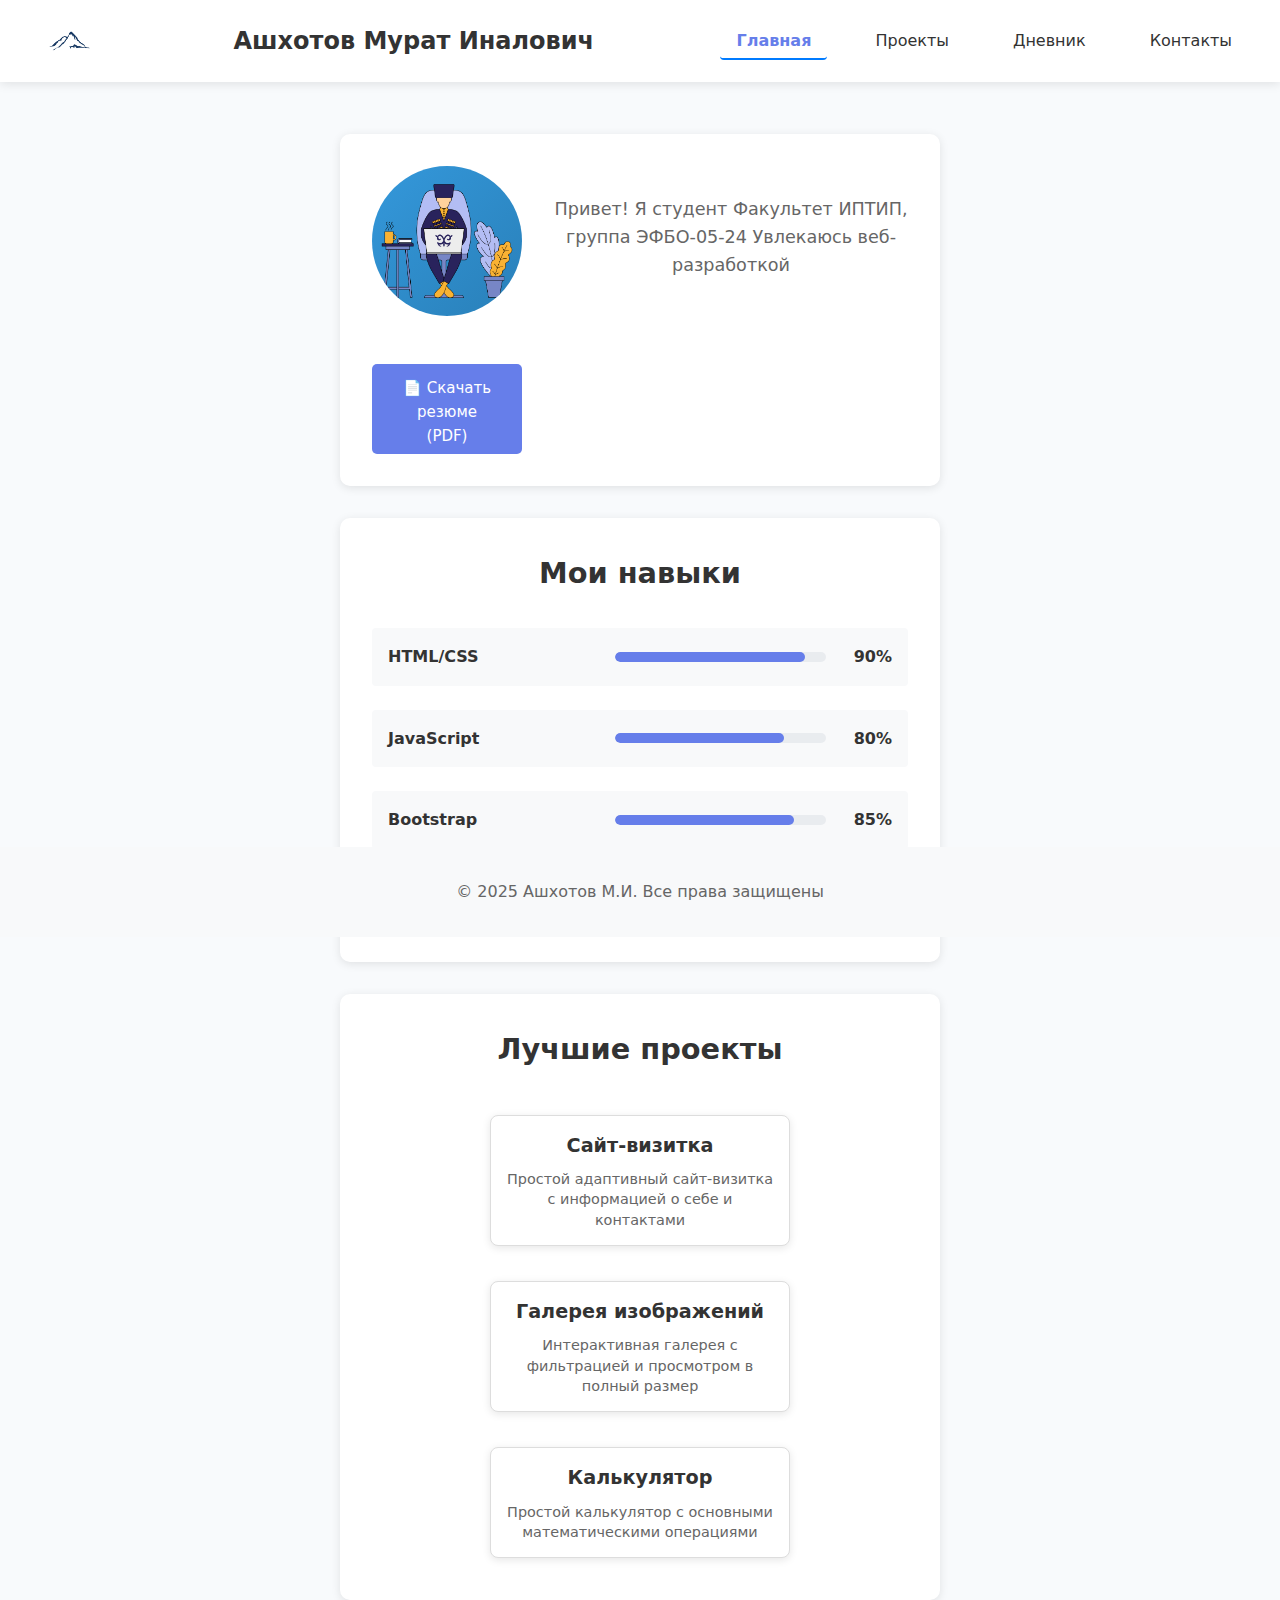
<file: index.html>
<!DOCTYPE html>
<html lang="ru">

<head>
    <meta charset="UTF-8">
    <meta name="viewport" content="width=device-width, initial-scale=1.0">
    <title>Главная страница</title>
    <link rel="stylesheet" href="styles/styles.css">
    <style>
        .modal {
            display: none;
            position: fixed;
            z-index: 1000;
            left: 0;
            top: 0;
            width: 100%;
            height: 100%;
            background-color: rgba(0,0,0,0.5);
        }

        .modal-content {
            background-color: white;
            margin: 10% auto;
            padding: 30px;
            border-radius: 10px;
            width: 80%;
            max-width: 500px;
            box-shadow: 0 4px 20px rgba(0,0,0,0.3);
            position: relative;
        }

        .close {
            position: absolute;
            right: 15px;
            top: 10px;
            font-size: 28px;
            font-weight: bold;
            cursor: pointer;
            color: #333;
        }

        .close:hover {
            color: #667eea;
        }

        .project {
            cursor: pointer;
            transition: all 0.3s ease;
            border-radius: 8px;
            background: white;
            box-shadow: 0 2px 8px rgba(0,0,0,0.1);
            padding: 15px;
            margin: 10px;
            border: 1px solid #ddd;
        }

        .project:hover {
            transform: translateY(-2px);
            box-shadow: 0 4px 12px rgba(0,0,0,0.15);
        }

        .project-title {
            font-size: 1.2rem;
            font-weight: 600;
            margin-bottom: 8px;
            color: #333;
        }

        .project-description {
            color: #666;
            line-height: 1.4;
            font-size: 0.9rem;
        }

        .project-list {
            display: flex;
            flex-wrap: wrap;
            justify-content: center;
            gap: 15px;
            margin-top: 20px;
        }

        .project {
            flex: 1;
            min-width: 250px;
            max-width: 300px;
        }

        /* Основные стили структуры */
        .page-container {
            min-height: 100vh;
            display: flex;
            flex-direction: column;
        }

        .content {
            flex: 1;
            padding: 20px 0;
        }

        .header {
            background: white;
            box-shadow: 0 2px 10px rgba(0,0,0,0.1);
            padding: 1rem 2rem;
            display: flex;
            align-items: center;
            justify-content: space-between;
            flex-wrap: wrap;
            gap: 1rem;
        }

        .logo {
            height: 50px;
            width: auto;
        }

        .StudentName {
            font-size: 1.5rem;
            color: #333;
            margin: 0;
        }

        .nav__list {
            display: flex;
            list-style: none;
            margin: 0;
            padding: 0;
            gap: 2rem;
            flex-wrap: wrap;
        }

        .nav__link {
            text-decoration: none;
            color: #333;
            font-weight: 500;
            transition: color 0.3s ease;
        }

        .nav__link:hover,
        .nav__link[aria-current="page"] {
            color: #667eea;
        }

        .footer {
            background: #f8f9fa;
            padding: 2rem;
            text-align: center;
            margin-top: auto;
        }

        .footer-content {
            max-width: 1200px;
            margin: 0 auto;
        }

        .footer p {
            margin: 0;
            color: #666;
        }

        /* Стили для профиля */
        .profile {
            text-align: center;
            padding: 2rem;
            background: white;
            margin: 2rem auto;
            max-width: 600px;
            border-radius: 10px;
            box-shadow: 0 2px 10px rgba(0,0,0,0.1);
        }

        .profile_photo {
            width: 150px;
            height: 150px;
            border-radius: 50%;
            object-fit: cover;
            margin-bottom: 1rem;
        }

        .about-text {
            font-size: 1.1rem;
            line-height: 1.6;
            color: #666;
            margin-bottom: 1.5rem;
        }

        .download-btn {
            display: inline-block;
            background: #667eea;
            color: white;
            padding: 12px 24px;
            border-radius: 5px;
            text-decoration: none;
            font-weight: 500;
            transition: background 0.3s ease;
        }

        .download-btn:hover {
            background: #5a6fd8;
        }

        /* Стили для навыков */
        .skills {
            padding: 2rem;
            background: white;
            margin: 2rem auto;
            max-width: 800px;
            border-radius: 10px;
            box-shadow: 0 2px 10px rgba(0,0,0,0.1);
        }

        .section-title {
            text-align: center;
            color: #333;
            margin-bottom: 2rem;
            font-size: 1.8rem;
        }

        .skills-progress {
            display: flex;
            flex-direction: column;
            gap: 1.5rem;
        }

        .skill-item {
            display: flex;
            align-items: center;
            gap: 1rem;
        }

        .skill-name {
            min-width: 120px;
            font-weight: 600;
            color: #333;
        }

        .progress-bar {
            flex: 1;
            height: 10px;
            background: #e9ecef;
            border-radius: 5px;
            overflow: hidden;
        }

        .progress-fill {
            height: 100%;
            background: #667eea;
            border-radius: 5px;
            transition: width 0.3s ease;
        }

        .progress-percent {
            min-width: 40px;
            font-weight: 600;
            color: #333;
        }

        /* Стили для проектов */
        .projects {
            padding: 2rem;
            background: white;
            margin: 2rem auto;
            max-width: 1000px;
            border-radius: 10px;
            box-shadow: 0 2px 10px rgba(0,0,0,0.1);
        }
    </style>
</head>

<body class="page-container">
    <header class="header">
        <img class="logo" src="images/logo.webp" alt="логотип">
        <h1 class="StudentName">Ашхотов Мурат Иналович</h1>
        <nav aria-label="Основное меню" id="nav">
            <ul class="nav__list">
                <li class="nav__item">
                    <a href="#home" class="nav__link active" aria-current="page">Главная</a>
                </li>
                <li class="nav__item">
                    <a class="nav__link" href="pages/projects.html">Проекты</a>
                </li>
                <li class="nav__item">
                    <a class="nav__link" href="pages/diary.html">Дневник</a>
                </li>
                <li class="nav__item">
                    <a class="nav__link" href="pages/contacts.html">Контакты</a>
                </li>
            </ul>
        </nav>
    </header>
    <main class="content">
        <section class="profile">
            <img class="profile_photo" src="images/logo.png" alt="фото профиля">
            <p class="about-text">Привет! Я студент
                Факультет ИПТИП, группа ЭФБО-05-24
                Увлекаюсь веб-разработкой
            </p>
            <a href="assets/resume.pdf" class="download-btn" download aria-label="Скачивание резюме">
                📄 Скачать резюме (PDF)
            </a>
        </section>
        <section class="skills">
            <h2 class="section-title">Мои навыки</h2>
            <div class="skills-progress">
                <div class="skill-item">
                    <span class="skill-name">HTML/CSS</span>
                    <div class="progress-bar">
                        <div class="progress-fill" style="width: 90%"></div>
                    </div>
                    <span class="progress-percent">90%</span>
                </div>
                <div class="skill-item">
                    <span class="skill-name">JavaScript</span>
                    <div class="progress-bar">
                        <div class="progress-fill" style="width: 80%"></div>
                    </div>
                    <span class="progress-percent">80%</span>
                </div>
                <div class="skill-item">
                    <span class="skill-name">Bootstrap</span>
                    <div class="progress-bar">
                        <div class="progress-fill" style="width: 85%"></div>
                    </div>
                    <span class="progress-percent">85%</span>
                </div>
                <div class="skill-item">
                    <span class="skill-name">React</span>
                    <div class="progress-bar">
                        <div class="progress-fill" style="width: 60%"></div>
                    </div>
                    <span class="progress-percent">60%</span>
                </div>
            </div>
        </section>
        <section class="projects">
            <h2 class="section-title">Лучшие проекты</h2>
            <div class="project-list">
                <!-- Проект 1 -->
                <div class="project" onclick="openModal('modal1')">
                    <h3 class="project-title">Сайт-визитка</h3>
                    <p class="project-description">Простой адаптивный сайт-визитка с информацией о себе и контактами</p>
                </div>

                <!-- Проект 2 -->
                <div class="project" onclick="openModal('modal2')">
                    <h3 class="project-title">Галерея изображений</h3>
                    <p class="project-description">Интерактивная галерея с фильтрацией и просмотром в полный размер</p>
                </div>

                <!-- Проект 3 -->
                <div class="project" onclick="openModal('modal3')">
                    <h3 class="project-title">Калькулятор</h3>
                    <p class="project-description">Простой калькулятор с основными математическими операциями</p>
                </div>
            </div>
        </section>

    </main>
    <footer class="footer">
        <div class="footer-content">
            <p>© 2025 Ашхотов М.И. Все права защищены</p>
        </div>
    </footer>

    <!-- Модальные окна -->
    <div id="modal1" class="modal">
        <div class="modal-content">
            <span class="close" onclick="closeModal('modal1')">&times;</span>
            <h2>Сайт-визитка</h2>
            <p><strong>Описание:</strong> Простой адаптивный сайт-визитка с информацией о себе, навыками и контактными данными.</p>
            <p><strong>Технологии:</strong> HTML, CSS, JavaScript</p>
            <p><strong>Особенности:</strong></p>
            <ul>
                <li>Адаптивный дизайн</li>
                <li>Чистый и минималистичный интерфейс</li>
                <li>Контактная форма</li>
            </ul>
            <button onclick="window.location.href='pages/projects.html#project1'" style="background:#667eea; color:white; border:none; padding:10px 20px; border-radius:5px; cursor:pointer; margin-top:15px;">Подробнее на странице проектов</button>
        </div>
    </div>

    <div id="modal2" class="modal">
        <div class="modal-content">
            <span class="close" onclick="closeModal('modal2')">&times;</span>
            <h2>Галерея изображений</h2>
            <p><strong>Описание:</strong> Интерактивная галерея изображений с возможностью фильтрации по категориям и просмотром в полном размере.</p>
            <p><strong>Технологии:</strong> HTML, CSS, JavaScript</p>
            <p><strong>Функциональность:</strong></p>
            <ul>
                <li>Фильтрация изображений</li>
                <li>Просмотр в модальном окне</li>
                <li>Адаптивная сетка</li>
            </ul>
            <button onclick="window.location.href='pages/projects.html#project2'" style="background:#667eea; color:white; border:none; padding:10px 20px; border-radius:5px; cursor:pointer; margin-top:15px;">Подробнее на странице проектов</button>
        </div>
    </div>

    <div id="modal3" class="modal">
        <div class="modal-content">
            <span class="close" onclick="closeModal('modal3')">&times;</span>
            <h2>Калькулятор</h2>
            <p><strong>Описание:</strong> Простой калькулятор с основными математическими операциями: сложение, вычитание, умножение, деление.</p>
            <p><strong>Технологии:</strong> HTML, CSS, JavaScript</p>
            <p><strong>Возможности:</strong></p>
            <ul>
                <li>Основные математические операции</li>
                <li>Красивый интерфейс</li>
                <li>Обработка ошибок</li>
            </ul>
            <button onclick="window.location.href='pages/projects.html#project3'" style="background:#667eea; color:white; border:none; padding:10px 20px; border-radius:5px; cursor:pointer; margin-top:15px;">Подробнее на странице проектов</button>
        </div>
    </div>

    <script>
        // Функции для модальных окон
        function openModal(modalId) {
            document.getElementById(modalId).style.display = 'block';
        }

        function closeModal(modalId) {
            document.getElementById(modalId).style.display = 'none';
        }

        // Закрытие модального окна при клике вне его
        window.onclick = function(event) {
            var modals = document.getElementsByClassName('modal');
            for (var i = 0; i < modals.length; i++) {
                if (event.target == modals[i]) {
                    modals[i].style.display = 'none';
                }
            }
        }

        // Закрытие по ESC
        document.addEventListener('keydown', function(event) {
            if (event.key === 'Escape') {
                var modals = document.getElementsByClassName('modal');
                for (var i = 0; i < modals.length; i++) {
                    modals[i].style.display = 'none';
                }
            }
        });
    </script>
</body>

</html>
</file>
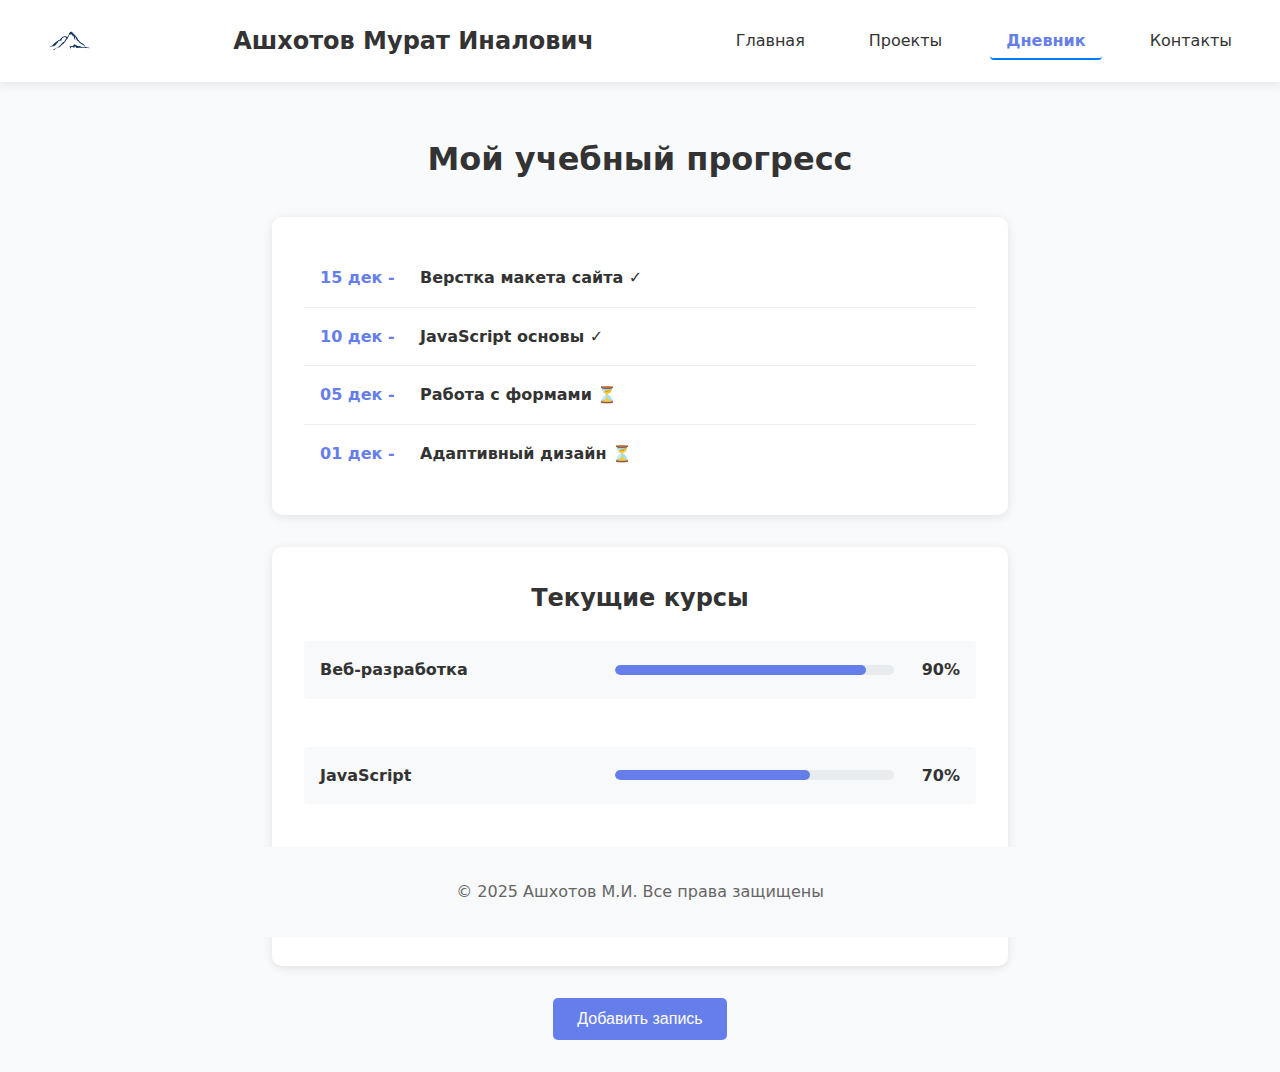
<file: pages/diary.html>
<!DOCTYPE html>
<html lang="ru">

<head>
    <meta charset="UTF-8">
    <meta name="viewport" content="width=device-width, initial-scale=1.0">
    <title>Дневник</title>
    <link rel="stylesheet" href="../styles/styles.css">
    <style>
        /* Основные стили структуры */
        .page-container {
            min-height: 100vh;
            display: flex;
            flex-direction: column;
        }

        .content {
            flex: 1;
            padding: 20px 0;
        }

        .header {
            background: white;
            box-shadow: 0 2px 10px rgba(0,0,0,0.1);
            padding: 1rem 2rem;
            display: flex;
            align-items: center;
            justify-content: space-between;
            flex-wrap: wrap;
            gap: 1rem;
        }

        .logo {
            height: 50px;
            width: auto;
        }

        .StudentName {
            font-size: 1.5rem;
            color: #333;
            margin: 0;
        }

        .nav__list {
            display: flex;
            list-style: none;
            margin: 0;
            padding: 0;
            gap: 2rem;
            flex-wrap: wrap;
        }

        .nav__link {
            text-decoration: none;
            color: #333;
            font-weight: 500;
            transition: color 0.3s ease;
        }

        .nav__link:hover,
        .nav__link[aria-current="page"] {
            color: #667eea;
        }

        .footer {
            background: #f8f9fa;
            padding: 2rem;
            text-align: center;
            margin-top: auto;
        }

        .footer-content {
            max-width: 1200px;
            margin: 0 auto;
        }

        .footer p {
            margin: 0;
            color: #666;
        }

        /* Стили для страницы дневника */
        .diary-page {
            max-width: 800px;
            margin: 0 auto;
            padding: 2rem;
        }

        .diary-page h1 {
            text-align: center;
            color: #333;
            margin-bottom: 2rem;
            font-size: 2rem;
        }

        .progress-list {
            background: white;
            padding: 2rem;
            border-radius: 10px;
            box-shadow: 0 2px 10px rgba(0,0,0,0.1);
            margin-bottom: 2rem;
        }

        .progress-item {
            padding: 1rem;
            border-bottom: 1px solid #eee;
            display: flex;
            align-items: center;
        }

        .progress-item:last-child {
            border-bottom: none;
        }

        .date {
            font-weight: 600;
            color: #667eea;
            min-width: 100px;
        }

        .task {
            color: #333;
        }

        .current-courses {
            background: white;
            padding: 2rem;
            border-radius: 10px;
            box-shadow: 0 2px 10px rgba(0,0,0,0.1);
            margin-bottom: 2rem;
        }

        .current-courses h2 {
            color: #333;
            margin-bottom: 1.5rem;
            text-align: center;
        }

        .course-progress {
            display: flex;
            flex-direction: column;
            gap: 1.5rem;
        }

        .course-item {
            display: flex;
            align-items: center;
            gap: 1rem;
        }

        .course-name {
            min-width: 150px;
            font-weight: 600;
            color: #333;
        }

        .progress-bar {
            flex: 1;
            height: 10px;
            background: #e9ecef;
            border-radius: 5px;
            overflow: hidden;
        }

        .progress-fill {
            height: 100%;
            background: #667eea;
            border-radius: 5px;
        }

        .progress-percent {
            min-width: 40px;
            font-weight: 600;
            color: #333;
        }

        .add-entry-btn {
            background: #667eea;
            color: white;
            border: none;
            padding: 12px 24px;
            border-radius: 5px;
            cursor: pointer;
            font-size: 1rem;
            transition: background 0.3s ease;
            display: block;
            margin: 0 auto;
        }

        .add-entry-btn:hover {
            background: #5a6fd8;
        }

        /* Модальное окно */
        .modal {
            display: none;
            position: fixed;
            z-index: 1000;
            left: 0;
            top: 0;
            width: 100%;
            height: 100%;
            background-color: rgba(0,0,0,0.5);
        }

        .modal-content {
            background-color: white;
            margin: 10% auto;
            padding: 30px;
            border-radius: 10px;
            width: 90%;
            max-width: 500px;
            box-shadow: 0 4px 20px rgba(0,0,0,0.3);
            position: relative;
        }

        .close {
            position: absolute;
            right: 15px;
            top: 10px;
            font-size: 28px;
            font-weight: bold;
            cursor: pointer;
            color: #333;
        }

        .close:hover {
            color: #667eea;
        }

        .form-group {
            margin-bottom: 20px;
        }

        .form-group label {
            display: block;
            margin-bottom: 5px;
            font-weight: 600;
            color: #333;
        }

        .form-group input,
        .form-group textarea,
        .form-group select {
            width: 100%;
            padding: 10px;
            border: 1px solid #ddd;
            border-radius: 5px;
            font-size: 1rem;
        }

        .form-group textarea {
            resize: vertical;
            min-height: 100px;
        }

        .submit-btn {
            background: #667eea;
            color: white;
            border: none;
            padding: 12px 24px;
            border-radius: 5px;
            cursor: pointer;
            font-size: 1rem;
            transition: background 0.3s ease;
            width: 100%;
        }

        .submit-btn:hover {
            background: #5a6fd8;
        }
    </style>
</head>

<body class="page-container">
    <header class="header">
        <img class="logo" src="../images/logo.webp" alt="логотип">
        <h1 class="StudentName">Ашхотов Мурат Иналович</h1>
        <nav aria-label="Основное меню">
            <ul class="nav__list">
                <li class="nav__item">
                    <a class="nav__link" href="../index.html">Главная</a>
                </li>
                <li class="nav__item">
                    <a class="nav__link" href="projects.html">Проекты</a>
                </li>
                <li class="nav__item">
                    <a class="nav__link" href="diary.html" aria-current="page">Дневник</a>
                </li>
                <li class="nav__item">
                    <a class="nav__link" href="contacts.html">Контакты</a>
                </li>
            </ul>
        </nav>
    </header>

    <main class="content">
        <section class="diary-page">
            <h1>Мой учебный прогресс</h1>

            <div class="progress-list">
                <div class="progress-item">
                    <span class="date">15 дек - </span>
                    <span class="task">Верстка макета сайта ✓</span>
                </div>
                <div class="progress-item">
                    <span class="date">10 дек - </span>
                    <span class="task">JavaScript основы ✓</span>
                </div>
                <div class="progress-item">
                    <span class="date">05 дек - </span>
                    <span class="task">Работа с формами ⏳</span>
                </div>
                <div class="progress-item">
                    <span class="date">01 дек - </span>
                    <span class="task">Адаптивный дизайн ⏳</span>
                </div>
            </div>

            <div class="current-courses">
                <h2>Текущие курсы</h2>
                <div class="course-progress">
                    <div class="course-item">
                        <span class="course-name">Веб-разработка</span>
                        <div class="progress-bar">
                            <div class="progress-fill" style="width: 90%"></div>
                        </div>
                        <span class="progress-percent">90%</span>
                    </div>
                    <div class="course-item">
                        <span class="course-name">JavaScript</span>
                        <div class="progress-bar">
                            <div class="progress-fill" style="width: 70%"></div>
                        </div>
                        <span class="progress-percent">70%</span>
                    </div>
                    <div class="course-item">
                        <span class="course-name">React</span>
                        <div class="progress-bar">
                            <div class="progress-fill" style="width: 50%"></div>
                        </div>
                        <span class="progress-percent">50%</span>
                    </div>
                </div>
            </div>

            <button class="add-entry-btn" onclick="openAddEntryModal()" aria-label="Добавить новую запись">Добавить запись</button>
        </section>
    </main>

    <!-- Модальное окно для добавления записи -->
    <div id="add-entry-modal" class="modal">
        <div class="modal-content">
            <span class="close" onclick="closeModal('add-entry-modal')">&times;</span>
            <h2>Добавить новую запись</h2>
            <form id="entry-form" onsubmit="handleEntrySubmit(event)">
                <div class="form-group">
                    <label for="entry-date">Дата:</label>
                    <input type="date" id="entry-date" name="entry-date" required>
                </div>
                <div class="form-group">
                    <label for="entry-task">Задача:</label>
                    <input type="text" id="entry-task" name="entry-task" placeholder="Опишите выполненную задачу" required>
                </div>
                <div class="form-group">
                    <label for="entry-status">Статус:</label>
                    <select id="entry-status" name="entry-status" required>
                        <option value="completed">✓ Выполнено</option>
                        <option value="in-progress">⏳ В процессе</option>
                        <option value="planned">📅 Запланировано</option>
                    </select>
                </div>
                <div class="form-group">
                    <label for="entry-notes">Заметки:</label>
                    <textarea id="entry-notes" name="entry-notes" placeholder="Дополнительные заметки..."></textarea>
                </div>
                <button type="submit" class="submit-btn">Добавить запись</button>
            </form>
        </div>
    </div>

    <footer class="footer">
        <div class="footer-content">
            <p>© 2025 Ашхотов М.И. Все права защищены</p>
        </div>
    </footer>

    <script>
        // Функции для модального окна
        function openAddEntryModal() {
            document.getElementById('add-entry-modal').style.display = 'block';
            // Устанавливаем сегодняшнюю дату по умолчанию
            document.getElementById('entry-date').valueAsDate = new Date();
        }

        function closeModal(modalId) {
            document.getElementById(modalId).style.display = 'none';
        }

        function handleEntrySubmit(event) {
            event.preventDefault();
            
            const formData = new FormData(event.target);
            const date = formData.get('entry-date');
            const task = formData.get('entry-task');
            const status = formData.get('entry-status');
            const notes = formData.get('entry-notes');

            // Создаем новую запись
            addNewEntry(date, task, status, notes);
            
            // Закрываем модальное окно
            closeModal('add-entry-modal');
            
            // Очищаем форму
            event.target.reset();
            
            // Показываем уведомление
            alert('Запись успешно добавлена!');
        }

        function addNewEntry(date, task, status, notes) {
            const progressList = document.querySelector('.progress-list');
            const newEntry = document.createElement('div');
            newEntry.className = 'progress-item';
            
            // Форматируем дату
            const formattedDate = new Date(date).toLocaleDateString('ru-RU', {
                day: 'numeric',
                month: 'short'
            });
            
            // Выбираем символ статуса
            let statusSymbol = '✓';
            if (status === 'in-progress') statusSymbol = '⏳';
            if (status === 'planned') statusSymbol = '📅';
            
            newEntry.innerHTML = `
                <span class="date">${formattedDate} - </span>
                <span class="task">${task} ${statusSymbol}</span>
            `;
            
            // Добавляем в начало списка
            progressList.insertBefore(newEntry, progressList.firstChild);
        }

        // Закрытие модального окна при клике вне его
        window.onclick = function(event) {
            const modals = document.getElementsByClassName('modal');
            for (let i = 0; i < modals.length; i++) {
                if (event.target == modals[i]) {
                    modals[i].style.display = 'none';
                }
            }
        }

        // Закрытие по ESC
        document.addEventListener('keydown', function(event) {
            if (event.key === 'Escape') {
                const modals = document.getElementsByClassName('modal');
                for (let i = 0; i < modals.length; i++) {
                    modals[i].style.display = 'none';
                }
            }
        });
    </script>
</body>

</html>
</file>
<file: styles/styles.css>
* {
    margin: 0;
    padding: 0;
    box-sizing: border-box;
}

html {
    scroll-behavior: smooth;
}

:root {
    color-scheme: light dark;
}

html,
body {
    height: 100%;
}

body {
    margin: 0;
    font: 16px/1.6 system-ui, -apple-system, "Segoe UI", Roboto, Arial, sansserif;
    background: #f8fafc;
    color: #0b1020;
}

.page {
    min-height: 100vh;
    /* фолбэк для старых браузеров (может не учитывать
панели на мобилках) */
    min-height: 100svh;
    /* стабильный минимум: высота экрана с панелями
(всегда влезет) */
    min-height: 100dvh;
    /* на новых браузерах — актуальная видимая высота,
обновляется при скролле */
    display: flex;
    flex-direction: column;
}

main {
    flex: 1;
    padding-inline: clamp(.75rem, .5rem + 1vw, 2rem);
}

.logo {
    width: 75px;
    height: 75px;
    border-radius: 50%;
    background: linear-gradient(135deg, #3498db, #2980b9);
    display: flex;
    align-items: center;
    justify-content: center;
    color: white;
    font-size: 2rem;
    object-fit: cover;
    object-position: center;
}

.header {
    background-color: #2c3e50;
    color: white;
    padding: 1.5rem 2rem;
    display: flex;
    justify-content: space-between;
    align-items: center;
}

.header p:first-child {
    font-size: 24px;
    font-weight: bold;
    color: #ecf0f1;
}

.StudentName {
    font-size: 24px;
    text-align: center;
    color: #ecf0f1;
}

.skip-link {
    position: fixed;
    bottom: 2rem;
    right: 0.5rem;
    top: auto;
    z-index: 10000;
    padding: .5rem .75rem;
    background: black;
    color: #ecf0f1;
    border-radius: 50%;
    text-decoration: none;
    inset-inline-start: auto;
    inset-block-start: auto;
}

.nav__link.active {
    color: #007bff;
    font-weight: bold;
    border-bottom: 2px solid #007bff;
}

.nav__link[aria-current="page"] {
    color: #007bff;
    font-weight: bold;
    border-bottom: 2px solid #007bff;
}

.skip-link:focus,
.skip-link:focus-visible {
    top: auto;
    bottom: 2rem;
}

:focus-visible {
    outline: 3px solid #2563eb;
    outline-offset: 2px;
}


button,
input,
textarea {
    outline-offset: 2px;
}

.nav {
    position: sticky;
    top: 0;
    /* Прибавки для вырезов/жестовых панелей — только где они есть */
    padding-block-start: calc(.75rem + env(safe-area-inset-top));
    padding-block-end: .75rem;
    padding-inline-start: calc(var(--space-md, 1rem) + env(safe-area-insetleft));
    padding-inline-end: calc(var(--space-md, 1rem) + env(safe-area-insetright));
    color: #fff;
    z-index: 100;
    isolation: isolate;
}

.nav__list {
    list-style: none;
    display: flex;
    gap: 2rem;
}

.nav__link {
    color: #ecf0f1;
    text-decoration: none;
    padding: 0.5rem 1rem;
    border-radius: 4px;
    transition: background-color 0.3s ease;
}

.nav__link:hover {
    background-color: #34495e;
}

.content {
    max-width: 1000px;
    margin: 0 auto;
    padding: 2rem;
    justify-content: center;
    min-height: 85vh;
}

.profile {
    display: grid;
    grid-template-columns: 150px 1fr;
    gap: 2rem;
    align-items: center;
    padding: 2rem;
    background-color: white;
    border-radius: 8px;
    box-shadow: 0 2px 10px rgba(0, 0, 0, 0.1);
    margin-bottom: 2rem;
}

.profile_photo {
    width: 150px;
    height: 150px;
    border-radius: 50%;
    background: linear-gradient(135deg, #3498db, #2980b9);
    display: flex;
    align-items: center;
    justify-content: center;
    color: white;
    font-size: 2rem;
    object-fit: cover;
    object-position: center;
}

.about-text {
    font-size: 24px;
    line-height: 1.8;
    margin-bottom: 1rem;
    color: #555;
}

.download-btn {
    display: inline-flex;
    align-items: center;
    gap: 0.5rem;
    background-color: black;
    color: white;
    padding: 0.8rem 1.5rem;
    border-radius: 4px;
    text-decoration: none;
    font-weight: 500;
    cursor: pointer;
    transition: all 0.3s ease;
    border: none;
    width: 150px;
    height: 90px;
    font-size: 15px;
}

.download-btn:hover {
    background-color: #2980b9;
    transform: translateY(-2px);
    box-shadow: 0 4px 8px rgba(0, 0, 0, 0.2);
}

.skills {
    padding: 2rem;
    background-color: white;
    border-radius: 8px;
    box-shadow: 0 2px 10px rgba(0, 0, 0, 0.1);
    margin-bottom: 2rem;
}

.section-title {
    font-size: clamp(1.5rem, 1.1rem + 2vw, 2rem);
    margin-bottom: 1.5rem;
    text-align: center;
    color: #2c3e50;
}

.skills-progress {
    display: flex;
    flex-direction: column;
    gap: 1.5rem;
}

.skill-item {
    display: flex;
    align-items: center;
    gap: 1rem;
    padding: 1rem;
    background-color: #f8f9fa;
    border-radius: 4px;
}

.skill-name {
    flex: 1;
    font-weight: 500;
    color: #2c3e50;
}

.progress-bar {
    flex: 2;
    height: 8px;
    background-color: #ecf0f1;
    border-radius: 4px;
    overflow: hidden;
}

.progress-fill {
    height: 100%;
    background: linear-gradient(135deg, #3498db, #2980b9);
    border-radius: 4px;
    transition: width 0.5s ease;
}

.progress-percent {
    flex: 0 0 50px;
    text-align: right;
    font-weight: bold;
    color: #2c3e50;
}

.projects {
    padding: 2rem;
    background-color: white;
    border-radius: 8px;
    box-shadow: 0 2px 10px rgba(0, 0, 0, 0.1);
    margin-bottom: 2rem;
}

.project-list {
    display: grid;
    grid-template-columns: repeat(auto-fit, minmax(18rem, 1fr));
    gap: var(--space-lg, 1.5rem);
}

/* Прогрессивное улучшение: только если CQ поддерживаются */
@supports (container-type: inline-size) {
    .projects {
        /* Делаем область контейнером для CQ */
        container-type: inline-size;
        /* реагируем на ширину
(inline) */
        container-name: projects;
        /* по имени удобнее
таргетировать */
    }

    /* Когда КОНТЕЙНЕР шире 640px — 2 колонки */
    @container projects (min-width: 640px) {
        .projects-list {
            grid-template-columns: repeat(2, 1fr);
        }
    }

    /* Когда шире 960px — 3 колонки */
    @container projects (min-width: 960px) {
        .projects-list {
            grid-template-columns: repeat(3, 1fr);
        }
    }
}

.project {
    background: linear-gradient(135deg, #3498db, #2980b9);
    color: white;
    padding: 2rem 1rem;
    text-align: center;
    font-weight: 500;
    cursor: pointer;
    transition: transform 0.3s ease;
    border-radius: 6px;
    min-height: 100px;
    min-width: 0;
}

.project:hover {
    transform: translateY(-3px);
    box-shadow: 0 4px 8px rgba(0, 0, 0, 0.2);
}

.footer {
    background-color: #2c3e50;
    color: white;
    text-align: center;
    padding: 1.5rem;
    margin-top: auto;
    padding-bottom: calc(1rem + env(safe-area-inset-bottom));
}

.footer-content p {
    margin: 0;
    color: #bdc3c7;
}

@media (max-width: 768px) {
    .header {
        flex-direction: column;
        gap: 1rem;
        text-align: center;
    }

    .nav__list {
        gap: 1rem;
        flex-direction: column;
        font-size: 24px;
    }

    .profile {
        grid-template-columns: 1fr;
        text-align: center;
    }

    .profile_photo {
        margin: 0 auto;
    }

    .skills-list,
    .project-list {
        grid-template-columns: 1fr;
    }
}

.projects-header {
    display: flex;
    gap: 10rem;
    justify-content: space-between;
    margin-bottom: 20px;
}

.filter-buttons {
    display: inline-flex;
    gap: 0.5rem;
}

.filter-btn {
    background-color: #34495e;
    border-radius: 5px;
    font-size: 18px;
    color: #ecf0f1;
    min-width: 70px;
    cursor: pointer;
}

.filter-btn:hover {
    transform: translateY(-2px);
    box-shadow: 0 4px 8px rgba(0, 0, 0, 0.9);
}


.projects-grid {
    display: grid;
    /* включаем CSS Grid */
    grid-template-columns: repeat(auto-fit, minmax(22rem, 1fr));
    gap: var(--space-lg, 1.5rem);
    justify-content: center;
}

.project-card {
    display: flex;
    justify-content: center;
    align-items: center;
    padding: 1rem;
    text-align: center;
    font-weight: 500;
    border-radius: 4px;
    transition: transform 0.2s ease;
    color: #f8f9fa;
    background-color: #34495e;
    min-height: 400px;
}

.project-card:hover {
    transform: translateY(-3px);
    box-shadow: 0 4px 8px rgba(0, 0, 0, 0.2);
}

.projects-page {
    margin: 0 auto;
    width: 1000px;
    justify-content: center;
}

.diary-page {
    margin: 0 auto;
    width: 1000px;

}

.progress-list {
    border-radius: 4px;
    background-color: #34495e;
    color: #f8f9fa;
    padding: 1rem;
}

.progress-item {
    text-align: left;
    display: block;
    padding: 0.8rem 1rem;
    font-weight: bold;
}

.diary-page h1,
.diary-page h2 {
    text-align: center;
    margin-bottom: 1.5rem;
}

.contacts-page {
    width: 1000px;
    margin: 0 auto;
    padding: 2rem;
}

.contacts-page h1 {
    text-align: center;
    margin-bottom: 2rem;
    color: #2c3e50;
}

.contact-form {
    background-color: white;
    padding: 2rem;
    border-radius: 8px;
    box-shadow: 0 2px 10px rgba(0, 0, 0, 0.1);
    margin-bottom: 2rem;
}

.form-group {
    margin-bottom: 1.5rem;
}

.form-group label {
    display: block;
    margin-bottom: 0.5rem;
    font-weight: 500;
    color: #2c3e50;
}

.form-group input,
.form-group textarea {
    width: 100%;
    padding: 0.8rem;
    border: 1px solid #bdc3c7;
    border-radius: 4px;
    font-size: 1rem;
    transition: border-color 0.3s ease;
}

.form-group input:focus,
.form-group textarea:focus {
    outline: none;
    border-color: #3498db;
    box-shadow: 0 0 0 2px rgba(52, 152, 219, 0.2);
}

.submit-btn {
    background-color: #3498db;
    color: white;
    padding: 0.8rem 2rem;
    border: none;
    border-radius: 4px;
    font-size: 1rem;
    cursor: pointer;
    transition: all 0.3s ease;
    width: 100%;
}

.submit-btn:hover {
    background-color: #2980b9;
    transform: translateY(-2px);
    box-shadow: 0 4px 8px rgba(0, 0, 0, 0.2);
}

.contact-info {
    background-color: white;
    padding: 2rem;
    border-radius: 8px;
    box-shadow: 0 2px 10px rgba(0, 0, 0, 0.1);
}

.contact-info h2 {
    margin-bottom: 1rem;
    color: #2c3e50;
}

.contact-details p {
    margin-bottom: 0.8rem;
    font-size: 1.1rem;
    color: #555;
}

/* Стили для страницы дневника */
.current-courses {
    background-color: white;
    padding: 2rem;
    border-radius: 8px;
    box-shadow: 0 2px 10px rgba(0, 0, 0, 0.1);
    margin: 2rem 0;
}

.course-item {
    display: flex;
    align-items: center;
    gap: 1rem;
    margin-bottom: 1.5rem;
    padding: 1rem;
    background-color: #f8f9fa;
    border-radius: 4px;
}

.course-name {
    flex: 1;
    font-weight: 500;
    color: #2c3e50;
}

.progress-bar {
    flex: 2;
    height: 8px;
    background-color: #ecf0f1;
    border-radius: 4px;
    overflow: hidden;
}

.progress-fill {
    height: 100%;
    background: linear-gradient(135deg, #3498db, #2980b9);
    border-radius: 4px;
    transition: width 0.5s ease;
}

.progress-percent {
    flex: 0 0 50px;
    text-align: right;
    font-weight: bold;
    color: #2c3e50;
}

.add-entry-btn {
    background-color: #27ae60;
    color: white;
    padding: 1rem 2rem;
    border: none;
    border-radius: 4px;
    font-size: 1rem;
    cursor: pointer;
    transition: all 0.3s ease;
    display: block;
    margin: 0 auto;
}

.add-entry-btn:hover {
    background-color: #219a52;
    transform: translateY(-2px);
    box-shadow: 0 4px 8px rgba(0, 0, 0, 0.2);
}

.project-content {
    text-align: center;
}

.project-content h3 {
    margin-bottom: 0.5rem;
    color: #ecf0f1;
    font-size: 1.3rem;
}

.project-content p {
    color: #bdc3c7;
    font-size: 1rem;
}

/* Адаптивность для мобильных устройств */
@media (max-width: 768px) {

    .contacts-page,
    .diary-page,
    .projects-page {
        width: 100%;
        padding: 1rem;
    }

    .projects-header {
        flex-direction: column;
        gap: 1rem;
        text-align: center;
        margin-bottom: 20px;
    }

    .projects-grid {
        grid-template-columns: 1fr;
    }

    .course-item {
        flex-direction: column;
        align-items: stretch;
        gap: 0.5rem;
    }

    .progress-bar {
        flex: none;
        height: 12px;
    }
}

@media (pointer: coarse) {

    button,
    .nav__link {
        min-height: 44px;
        padding: .75rem 1rem;
    }
}

@media (prefers-contrast: more) {

    .button,
    .filter {
        box-shadow: inset 0 0 0 2px #fff;
    }
}

/* Уважение к снижению движения */
@media (prefers-reduced-motion: reduce) {
    * {
        animation: none !important;
        transition: none !important;
    }
}
</file>
